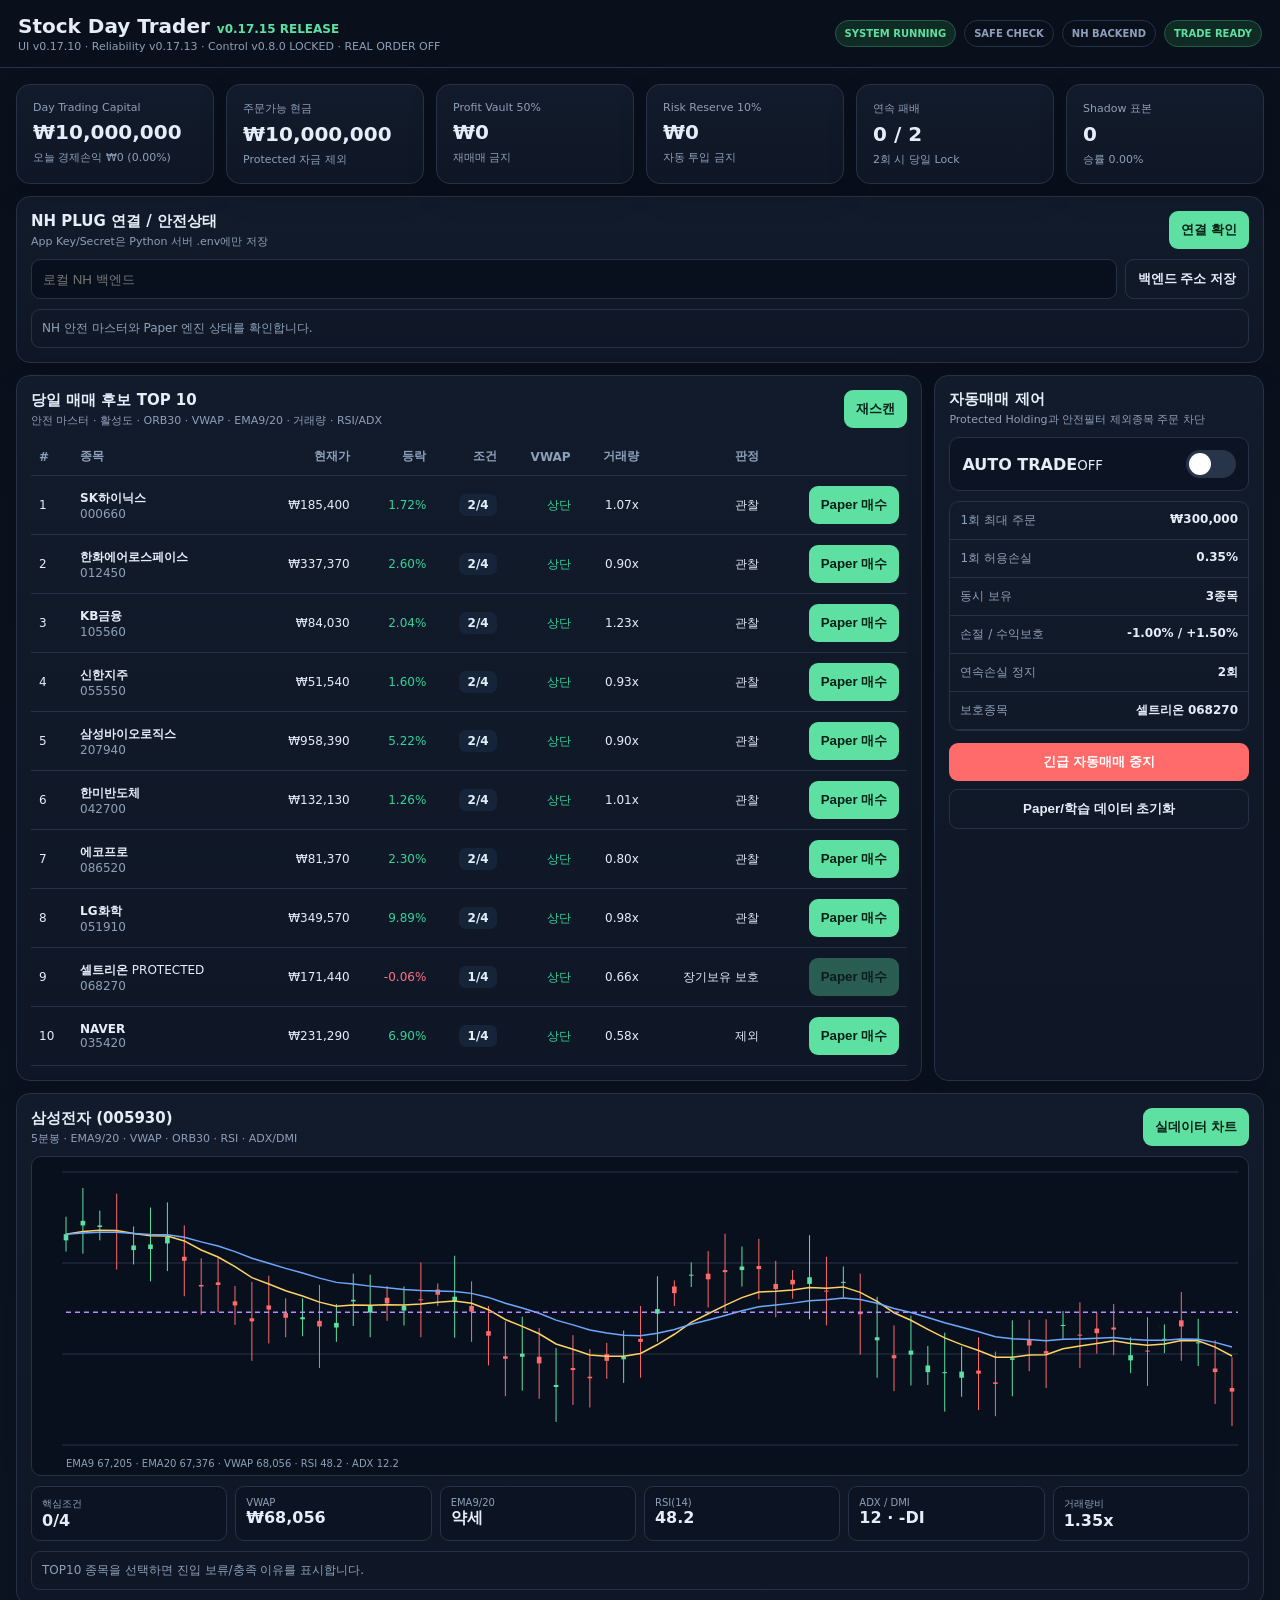
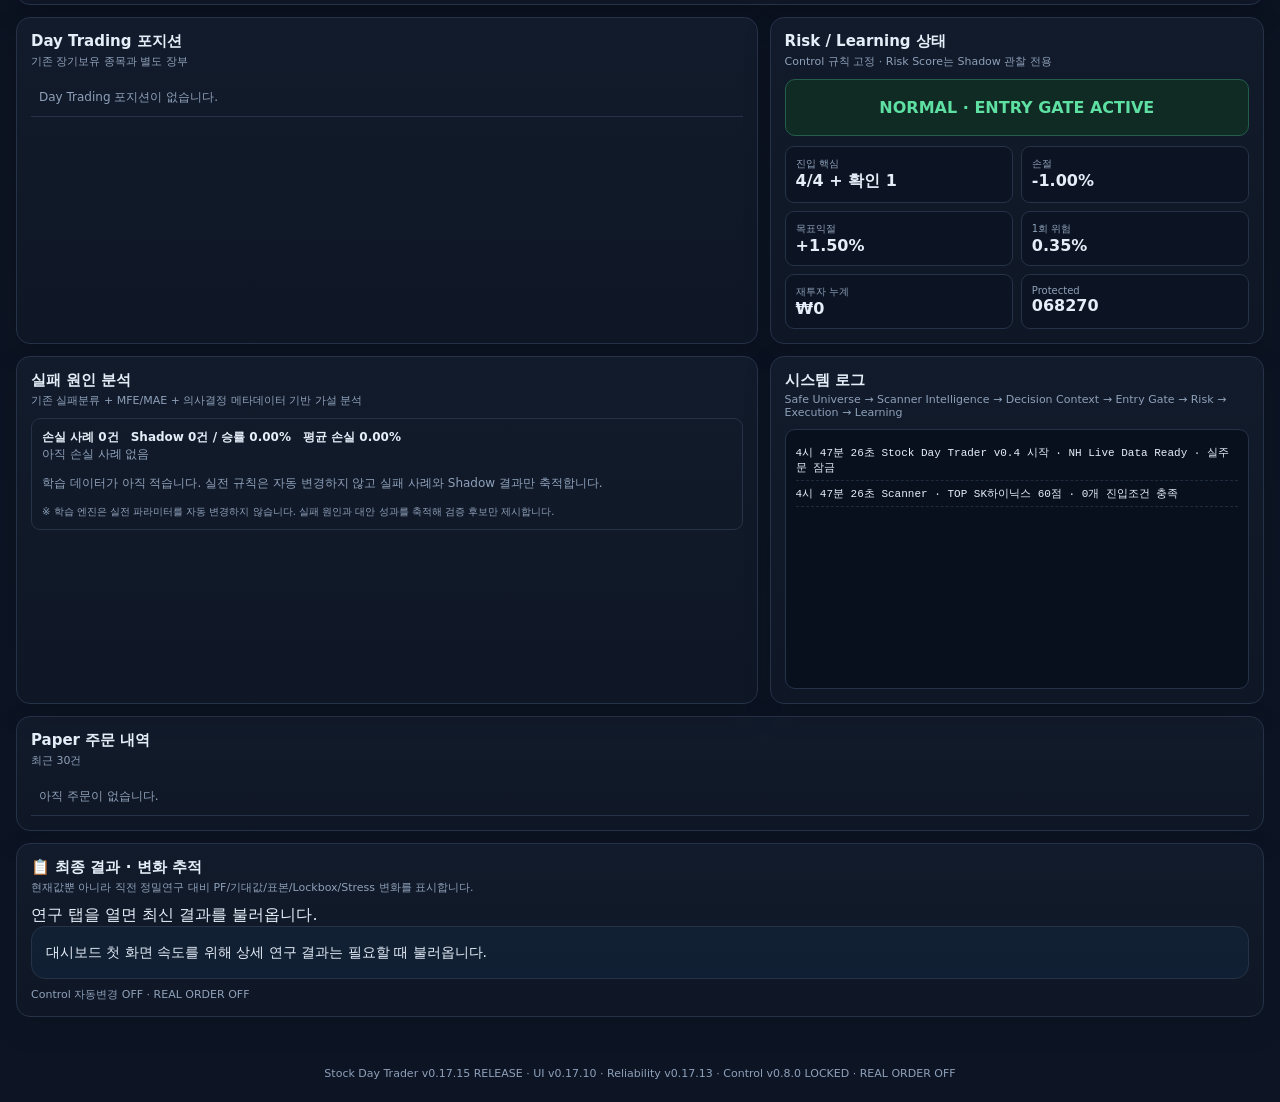
<file: index.html>
<!doctype html>
<html lang="ko"><head><meta charset="utf-8"/><meta name="viewport" content="width=device-width,initial-scale=1,viewport-fit=cover"/><meta name="theme-color" content="#111827"/><title>Stock Day Trader v0.17.15</title><link rel="manifest" href="/manifest.webmanifest?v=1789005000"/><link rel="stylesheet" href="/styles.css?v=1789005000"/></head><body>
<header class="topbar"><div><div class="brand">Stock Day Trader <span>v0.17.15 RELEASE</span></div><div class="sub">UI v0.17.10 · Reliability v0.17.13 · Control v0.8.0 LOCKED · REAL ORDER OFF</div></div><div class="status-row"><span id="systemBadge" class="badge ok">SYSTEM RUNNING</span><span id="brokerBadge" class="badge">SAFE CHECK</span><span id="nhBadge" class="badge">NH BACKEND</span><span id="lockBadge" class="badge">TRADE READY</span></div></header><main class="wrap">
<section class="grid metrics six"><article class="card metric"><span>Day Trading Capital</span><strong id="equity">₩0</strong><small id="equityPnl">오늘 손익 ₩0</small></article><article class="card metric"><span>주문가능 현금</span><strong id="cash">₩0</strong><small>Protected 자금 제외</small></article><article class="card metric"><span>Profit Vault 50%</span><strong id="vault">₩0</strong><small>재매매 금지</small></article><article class="card metric"><span>Risk Reserve 10%</span><strong id="reserve">₩0</strong><small>자동 투입 금지</small></article><article class="card metric"><span>연속 패배</span><strong id="lossStreak">0 / 2</strong><small>2회 시 당일 Lock</small></article><article class="card metric"><span>Shadow 표본</span><strong id="shadowCount">0</strong><small id="shadowWin">승률 0%</small></article></section>
<section class="card panel connection-panel" style="margin-top:12px"><div class="panel-head"><div><h2>NH PLUG 연결 / 안전상태</h2><p>App Key/Secret은 Python 서버 .env에만 저장</p></div><button id="nhCheckBtn" class="btn">연결 확인</button></div><div class="connect-row"><input id="backendUrl" class="text-input" type="url" placeholder="로컬 NH 백엔드"/><button id="saveBackendBtn" class="btn ghost compact">백엔드 주소 저장</button></div><div id="nhStatusText" class="backtest-box">NH 안전 마스터와 Paper 엔진 상태를 확인합니다.</div></section>
<section class="grid main-grid"><article class="card panel"><div class="panel-head"><div><h2>당일 매매 후보 TOP 10</h2><p>안전 마스터 · 활성도 · ORB30 · VWAP · EMA9/20 · 거래량 · RSI/ADX</p></div><button id="scanBtn" class="btn">재스캔</button></div><div class="table-wrap"><table><thead><tr><th>#</th><th>종목</th><th>현재가</th><th>등락</th><th>조건</th><th>VWAP</th><th>거래량</th><th>판정</th><th></th></tr></thead><tbody id="scannerBody"><tr><td colspan="9">안전 스캐너 초기화 중...</td></tr></tbody></table></div></article><aside class="card panel"><div class="panel-head"><div><h2>자동매매 제어</h2><p>Protected Holding과 안전필터 제외종목 주문 차단</p></div></div><div class="toggle-row"><div><strong>AUTO TRADE</strong><small id="autoStateText">OFF</small></div><label class="switch"><input id="autoToggle" type="checkbox"><span></span></label></div><div class="riskbox"><div><span>1회 최대 주문</span><strong id="maxOrderText"></strong></div><div><span>1회 허용손실</span><strong id="riskTradeText"></strong></div><div><span>동시 보유</span><strong id="maxPositionsText"></strong></div><div><span>손절 / 수익보호</span><strong id="exitText"></strong></div><div><span>연속손실 정지</span><strong>2회</strong></div><div><span>보호종목</span><strong>셀트리온 068270</strong></div></div><button id="killBtn" class="btn danger">긴급 자동매매 중지</button><button id="resetBtn" class="btn ghost">Paper/학습 데이터 초기화</button></aside></section>
<section class="grid chart-grid"><article class="card panel"><div class="panel-head"><div><h2 id="chartTitle">차트</h2><p>5분봉 · EMA9/20 · VWAP · ORB30 · RSI · ADX/DMI</p></div><button id="backtestBtn" class="btn">실데이터 차트</button></div><canvas id="priceChart" class="price-chart"></canvas><div id="indicatorCards" class="indicator-grid"></div><div id="backtestResult" class="backtest-box">TOP10 종목을 선택하면 진입 보류/충족 이유를 표시합니다.</div></article></section>
<section class="grid lower-grid"><article class="card panel"><div class="panel-head"><div><h2>Day Trading 포지션</h2><p>기존 장기보유 종목과 별도 장부</p></div></div><div class="table-wrap"><table><tbody id="positionsBody"></tbody></table></div></article><article class="card panel"><div class="panel-head"><div><h2>Risk / Learning 상태</h2><p>Control 규칙 고정 · Risk Score는 Shadow 관찰 전용</p></div></div><div id="riskState" class="risk-state okbox">NORMAL</div><div class="strategy-grid" id="strategyStats"></div></article></section>
<section class="grid lower-grid"><article class="card panel"><div class="panel-head"><div><h2>실패 원인 분석</h2><p>기존 실패분류 + MFE/MAE + 의사결정 메타데이터 기반 가설 분석</p></div></div><div id="learningBox" class="learning-box"></div></article><article class="card panel"><div class="panel-head"><div><h2>시스템 로그</h2><p>Safe Universe → Scanner Intelligence → Decision Context → Entry Gate → Risk → Execution → Learning</p></div></div><div id="logBox" class="logbox"></div></article></section>
<section class="card panel" style="margin-top:12px"><div class="panel-head"><div><h2>Paper 주문 내역</h2><p>최근 30건</p></div></div><div class="table-wrap"><table><tbody id="tradesBody"></tbody></table></div></section></main><footer>Stock Day Trader v0.17.15 RELEASE · UI v0.17.10 · Reliability v0.17.13 · Control v0.8.0 LOCKED · REAL ORDER OFF</footer><script type="module" src="/js/app-safe.js?v=1789603200"></script><script type="module" src="/js/native-server-cache-state.js?v=1789603200"></script></body></html>
</file>
<file: styles.css>
:root{--bg:#0b1220;--card:#121b2b;--card2:#0f1726;--line:#263248;--text:#e5edf8;--muted:#8ea0b9;--accent:#5ee0a3;--danger:#ff6b6b;--warn:#ffd166;--info:#6ea8fe}*{box-sizing:border-box}body{margin:0;background:linear-gradient(180deg,#0a101c,#0d1525);color:var(--text);font-family:system-ui,-apple-system,"Noto Sans KR",sans-serif}.topbar{position:sticky;top:0;z-index:10;display:flex;justify-content:space-between;align-items:center;padding:14px 18px;background:rgba(10,16,28,.94);backdrop-filter:blur(8px);border-bottom:1px solid var(--line)}.brand{font-size:20px;font-weight:800}.brand span{font-size:12px;color:var(--accent)}.sub{font-size:11px;color:var(--muted);margin-top:2px}.status-row{display:flex;gap:8px;flex-wrap:wrap;justify-content:flex-end}.badge{padding:7px 9px;border:1px solid var(--line);border-radius:999px;font-size:10px;font-weight:700;color:var(--muted)}.badge.ok{color:var(--accent);border-color:#245e4b;background:#102b23}.badbadge{color:#ff9a9a;border-color:#6d2a32;background:#35191d}.wrap{max-width:1450px;margin:auto;padding:16px}.grid{display:grid;gap:12px}.metrics{grid-template-columns:repeat(4,1fr)}.metrics.six{grid-template-columns:repeat(6,1fr)}.card{background:linear-gradient(180deg,var(--card),var(--card2));border:1px solid var(--line);border-radius:14px;box-shadow:0 10px 30px rgba(0,0,0,.14)}.metric{padding:16px;min-width:0}.metric span,.metric small{display:block;color:var(--muted);font-size:11px}.metric strong{display:block;font-size:20px;margin:6px 0;overflow:hidden;text-overflow:ellipsis}.main-grid{grid-template-columns:minmax(0,2.2fr) minmax(300px,.8fr);margin-top:12px}.lower-grid{grid-template-columns:1.5fr 1fr;margin-top:12px}.chart-grid{grid-template-columns:1fr;margin-top:12px}.panel{padding:14px;min-width:0}.panel-head{display:flex;align-items:center;justify-content:space-between;gap:12px;margin-bottom:10px}.panel-head h2{font-size:15px;margin:0 0 3px}.panel-head p{font-size:11px;color:var(--muted);margin:0}.btn{border:0;border-radius:9px;padding:10px 12px;background:var(--accent);color:#052117;font-weight:800;cursor:pointer}.btn:disabled{opacity:.35}.btn.ghost{width:100%;margin-top:8px;background:transparent;border:1px solid var(--line);color:var(--text)}.btn.ghost.compact{width:auto;margin:0}.btn.danger{width:100%;margin-top:12px;background:var(--danger);color:white}.btn.secondary-action{background:#16243a;color:var(--text);border:1px solid #35506f}.btn.utility-action{background:#123127;color:var(--accent);border:1px solid #2b6c52}.connect-row{display:flex;gap:8px}.text-input{flex:1;min-width:0;padding:11px;border-radius:9px;border:1px solid var(--line);background:#08101d;color:var(--text)}.table-wrap{overflow:auto;-webkit-overflow-scrolling:touch}table{width:100%;border-collapse:collapse;font-size:12px;white-space:nowrap}th,td{padding:10px 8px;border-bottom:1px solid var(--line);text-align:right}th{color:var(--muted)}th:nth-child(1),td:nth-child(1),th:nth-child(2),td:nth-child(2){text-align:left}.score{display:inline-block;min-width:38px;text-align:center;padding:4px 6px;border-radius:7px;background:#16243a;font-weight:800}.up{color:var(--accent)}.down{color:var(--danger)}.warn{color:var(--warn)}.neutral{color:var(--muted)}.toggle-row{display:flex;align-items:center;justify-content:space-between;padding:12px;background:#0c1423;border:1px solid var(--line);border-radius:10px}.switch{position:relative;width:50px;height:28px}.switch input{display:none}.switch span{position:absolute;inset:0;background:#273449;border-radius:999px}.switch span:after{content:"";position:absolute;width:22px;height:22px;left:3px;top:3px;border-radius:50%;background:white}.switch input:checked+span{background:#22865e}.switch input:checked+span:after{transform:translateX(22px)}.riskbox{margin-top:10px;border:1px solid var(--line);border-radius:10px;overflow:hidden}.riskbox div{display:flex;justify-content:space-between;padding:10px;border-bottom:1px solid var(--line);font-size:12px}.riskbox span{color:var(--muted)}.risk-state{padding:18px;border-radius:10px;text-align:center;font-weight:900}.okbox{background:#102b23;color:var(--accent);border:1px solid #245e4b}.badbox{background:#35191d;color:#ff8a8a;border:1px solid #6d2a32}.strategy-grid{display:grid;grid-template-columns:repeat(2,1fr);gap:8px;margin-top:10px}.strategy-grid div,.indicator-grid div{background:#0c1423;border:1px solid var(--line);border-radius:9px;padding:10px}.strategy-grid small,.indicator-grid small{display:block;color:var(--muted);font-size:10px}.price-chart{width:100%;height:320px;display:block;background:#08101d;border:1px solid var(--line);border-radius:10px}.indicator-grid{display:grid;grid-template-columns:repeat(6,1fr);gap:8px;margin-top:10px}.backtest-box,.learning-box{margin-top:10px;padding:10px;border:1px solid var(--line);border-radius:9px;color:var(--muted);font-size:12px}.learning-stats{display:flex;gap:12px;flex-wrap:wrap;color:var(--text)}.pick-row{cursor:pointer}.logbox{height:260px;overflow:auto;background:#08101d;border:1px solid var(--line);border-radius:10px;padding:10px;font-family:ui-monospace,monospace;font-size:11px}.logline{padding:5px 0;border-bottom:1px dashed #1e2a3d}footer{padding:22px;text-align:center;color:var(--muted);font-size:11px}.mobile-collapse-btn{display:none}
@media(max-width:900px){.metrics,.metrics.six{grid-template-columns:repeat(2,1fr)}.main-grid,.lower-grid{grid-template-columns:1fr}.indicator-grid{grid-template-columns:repeat(3,1fr)}}
@media(max-width:520px){body{font-size:13px}.wrap{padding:7px}.topbar{padding:9px 8px;align-items:flex-start}.brand{font-size:16px}.sub{display:none}.status-row{max-width:48%;gap:3px}.badge{font-size:7px;padding:4px 5px}.metrics.six{grid-template-columns:repeat(2,1fr);gap:6px}.metric{padding:9px}.metric strong{font-size:16px;margin:4px 0}.metric span,.metric small{font-size:9px}.panel{padding:9px}.panel-head{align-items:center;margin-bottom:7px}.panel-head h2{font-size:14px}.panel-head p{font-size:9px;line-height:1.25}.btn{min-height:36px;padding:7px 9px;font-size:11px}.connection-panel .panel-head{flex-wrap:wrap}.connect-row{display:none}.connection-panel .backtest-box{font-size:10px;padding:8px}.main-grid{display:flex;flex-direction:column;gap:7px}.main-grid>article{order:1}.main-grid>aside{order:2}.main-grid article .table-wrap{overflow:visible}.main-grid article table,.main-grid article tbody{display:block}.main-grid article thead{display:none}.main-grid article tr.pick-row{display:grid;grid-template-columns:24px minmax(90px,1.25fr) 72px minmax(115px,1.5fr);gap:4px;align-items:center;padding:8px 2px;border-bottom:1px solid var(--line)}.main-grid article tr.pick-row td{display:block!important;border:0;padding:2px 3px;text-align:left!important;white-space:normal;min-width:0}.main-grid article tr.pick-row td:nth-child(1){grid-column:1;font-weight:800;color:var(--muted)}.main-grid article tr.pick-row td:nth-child(2){grid-column:2}.main-grid article tr.pick-row td:nth-child(3){grid-column:3;text-align:right!important}.main-grid article tr.pick-row td:nth-child(5){grid-column:4;font-size:10px}.main-grid article tr.pick-row td:nth-child(8){grid-column:2/5;font-size:10px;padding-top:0}.main-grid article tr.pick-row td:nth-child(4),.main-grid article tr.pick-row td:nth-child(6),.main-grid article tr.pick-row td:nth-child(7),.main-grid article tr.pick-row td:nth-child(9){display:none!important}.score{min-width:32px;padding:3px 4px}.chart-grid,.lower-grid{margin-top:7px}.price-chart{height:220px}.indicator-grid{grid-template-columns:repeat(3,1fr);gap:5px}.indicator-grid div{padding:7px}.indicator-grid strong{font-size:11px}.strategy-grid{gap:5px}.strategy-grid div{padding:7px}.risk-state{padding:10px;font-size:12px}.riskbox div{padding:8px;font-size:10px}.toggle-row{padding:9px}.mobile-collapse-btn{display:block;width:100%;margin-top:8px;background:#16243a;color:var(--text);border:1px solid var(--line)}.mobile-collapsed>*:not(.panel-head):not(.mobile-collapse-btn){display:none!important}.logbox{height:150px}.learning-box{font-size:10px}footer{padding:12px 8px;font-size:9px}}
</file>
